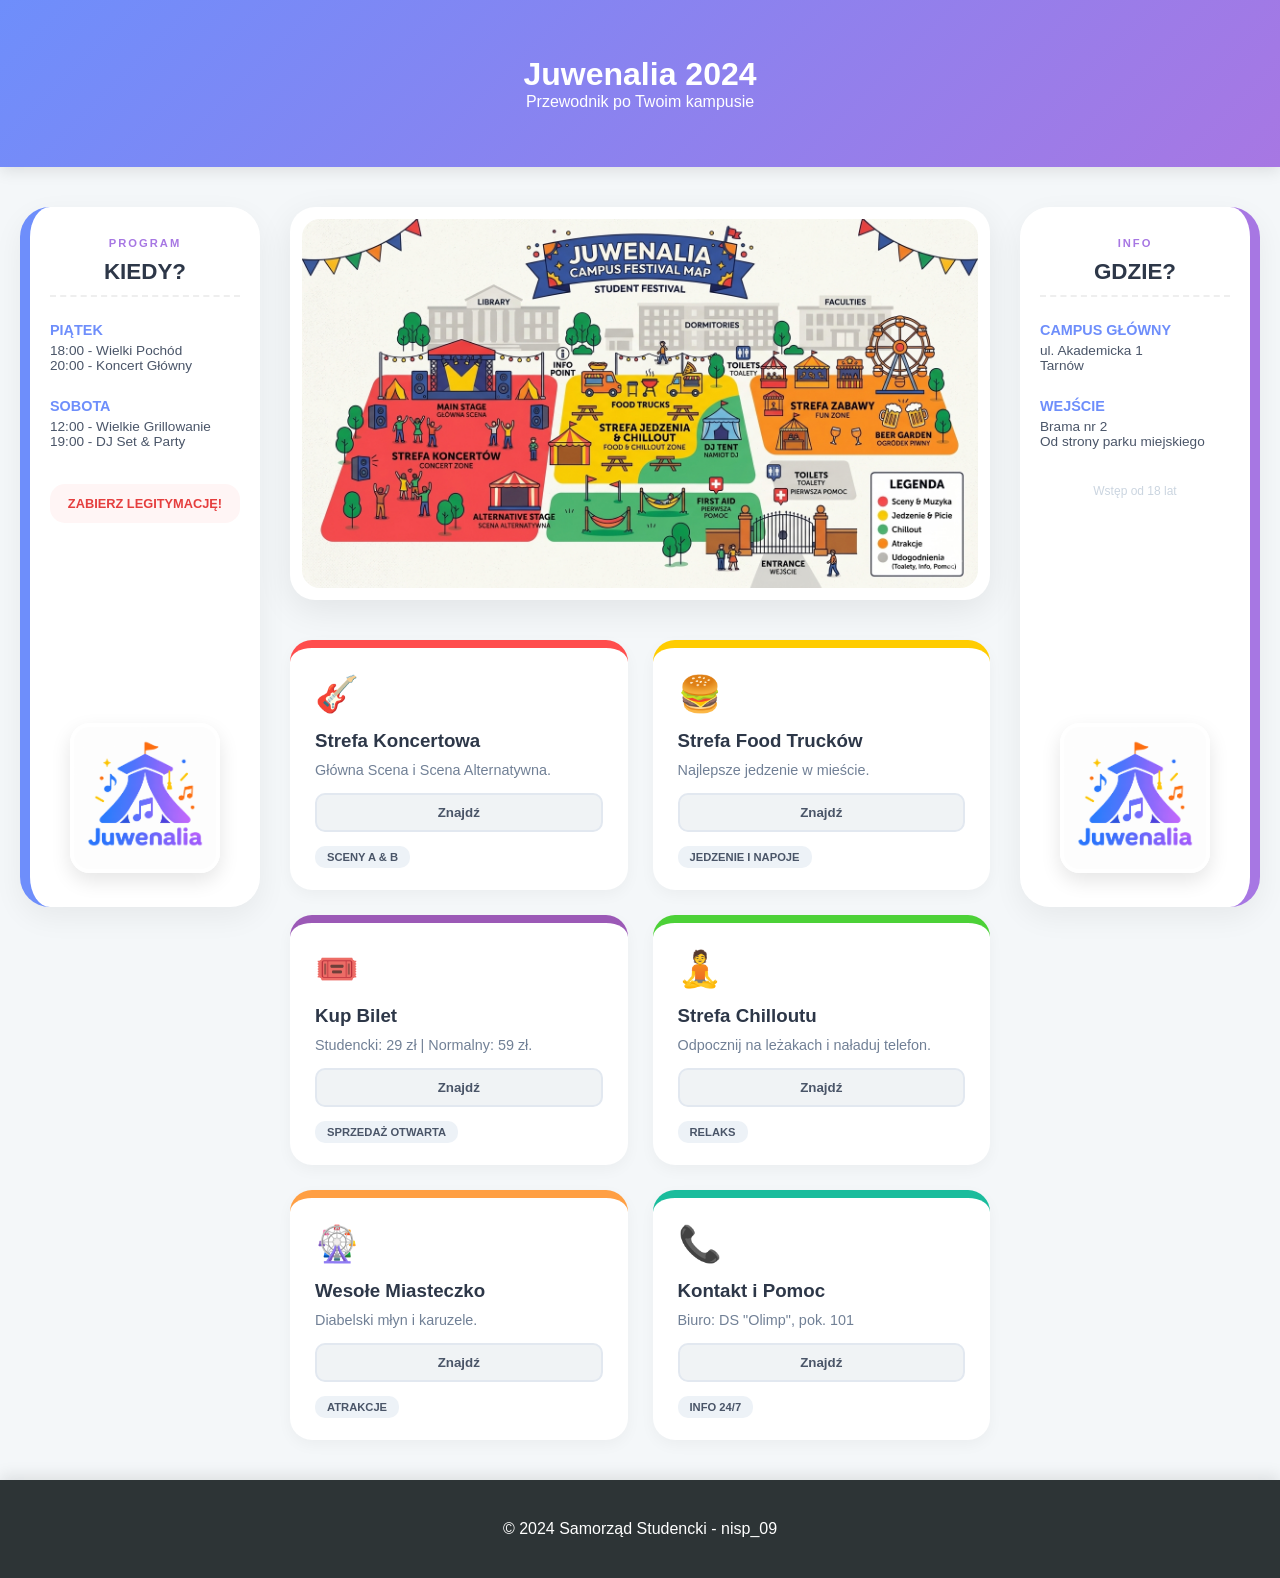
<file: juwenalia.html>
<!DOCTYPE html>
<html lang="pl">
<head>
    <meta charset="UTF-8">
    <meta name="viewport" content="width=device-width, initial-scale=1.0">
    <title>Juwenalia 2024 - Mapa Kampusu</title>
    <link rel="stylesheet" href="style.css">
    <script src="script.js"></script>
</head>
<body>

    <header>
        <h1>Juwenalia 2024</h1>
        <p>Przewodnik po Twoim kampusie</p>
    </header>

    
    <div class="layout-wrapper">
        <!-- Lewy Banner (Broszura Programowa) -->
        <aside class="banner banner-left">
            <div class="banner-content">
                <span class="banner-tag">PROGRAM</span>
                <h2>KIEDY?</h2>
                <div class="event-item">
                    <strong>PIĄTEK</strong>
                    <p>18:00 - Wielki Pochód</p>
                    <p>20:00 - Koncert Główny</p>
                </div>
                <div class="event-item">
                    <strong>SOBOTA</strong>
                    <p>12:00 - Wielkie Grillowanie</p>
                    <p>19:00 - DJ Set & Party</p>
                </div>
                <div class="banner-promo">ZABIERZ LEGITYMACJĘ!</div>
                
                <div class="banner-logo-container">
                    <img src="logo.png" alt="Logo Juwenalia" class="banner-logo">
                </div>
            </div>
        </aside>

        <!-- Środkowa kolumna z mapą i kafelkami -->
        <main class="container">
        <!-- Sekcja mapy z nową nakładką -->
    <section class="map-section">
        <div class="map-container" id="mapContainer">
            <img src="mapa_juwenalia.png" alt="Mapa Kampusu Juwenalia" class="map-img">
            <div class="map-overlay"></div> <!-- Warstwa przyciemniająca -->
            <div class="map-container" id="mapContainer">
                <img src="mapa_juwenalia.png" alt="Mapa Kampusu Juwenalia" class="map-img">
                <div class="map-overlay"></div>
                
                <!-- Niewidzialne strefy klikalne -->
                <div class="map-trigger" data-zone="concerts" style="top: 35%; left: 3%; width: 34%; height: 60%;"></div>
                <div class="map-trigger" data-zone="food" style="top: 40%; left: 37%; width: 26%; height: 30%;"></div>
                <div class="map-trigger" data-zone="chill" style="top: 70%; left: 37%; width: 31%; height: 27%;"></div>
                <div class="map-trigger" data-zone="fun" style="top: 25%; left: 66%; width: 32%; height: 40%;"></div>
                <div class="map-trigger" data-zone="tickets" style="top: 75%; left: 60%; width: 22%; height: 20%;"></div>
            </div>
        </div>
    </section>

    <!-- Sekcja kart (dodane data-zone) -->
    <section class="zones-grid">
        <div class="card card-concerts" data-zone="concerts">
            <div class="card-icon">🎸</div>
            <h3>Strefa Koncertowa</h3>
            <p>Główna Scena i Scena Alternatywna.</p>
            <button class="find-btn">Znajdź</button>
            <span class="tag">Sceny A & B</span>
        </div>

        <div class="card card-food" data-zone="food">
            <div class="card-icon">🍔</div>
            <h3>Strefa Food Trucków</h3>
            <p>Najlepsze jedzenie w mieście.</p>
            <button class="find-btn">Znajdź</button>
            <span class="tag">Jedzenie i Napoje</span>
        </div>

        <div class="card card-tickets" data-zone="tickets">
            <div class="card-icon">🎟️</div>
            <h3>Kup Bilet</h3>
            <p>Studencki: 29 zł | Normalny: 59 zł.</p>
            <button class="find-btn">Znajdź</button>
            <span class="tag">Sprzedaż otwarta</span>
        </div>

        <div class="card card-chill" data-zone="chill">
            <div class="card-icon">🧘</div>
            <h3>Strefa Chilloutu</h3>
            <p>Odpocznij na leżakach i naładuj telefon.</p>
            <button class="find-btn">Znajdź</button>
            <span class="tag">Relaks</span>
        </div>

        <div class="card card-fun" data-zone="fun">
            <div class="card-icon">🎡</div>
            <h3>Wesołe Miasteczko</h3>
            <p>Diabelski młyn i karuzele.</p>
            <button class="find-btn">Znajdź</button>
            <span class="tag">Atrakcje</span>
        </div>

        <div class="card card-contact" data-zone="contact">
            <div class="card-icon">📞</div>
            <h3>Kontakt i Pomoc</h3>
            <p>Biuro: DS "Olimp", pok. 101</p>
            <button class="find-btn">Znajdź</button>
            <span class="tag">Info 24/7</span>
        </div>
    </section>


    </main>

        <!-- Prawy Banner (Broszura Informacyjna) -->
        <aside class="banner banner-right">
            <div class="banner-content">
                <span class="banner-tag">INFO</span>
                <h2>GDZIE?</h2>
                <div class="event-item">
                    <strong>CAMPUS GŁÓWNY</strong>
                    <p>ul. Akademicka 1</p>
                    <p>Tarnów</p>
                </div>
                <div class="event-item">
                    <strong>WEJŚCIE</strong>
                    <p>Brama nr 2</p>
                    <p>Od strony parku miejskiego</p>
                </div>
                <div class="banner-footer">Wstęp od 18 lat</div>

                <div class="banner-logo-container">
                    <img src="logo.png" alt="Logo Juwenalia" class="banner-logo">
                </div>
            </div>
        </aside>
    </div>

    <footer>
        <p>&copy; 2024 Samorząd Studencki - nisp_09</p>
    </footer>

</body>
</html>
</file>
<file: style.css>
/* Główne ustawienia */
* {
    margin: 0;
    padding: 0;
    box-sizing: border-box;
}

/* Upewnij się, że kontener jest bazą dla pozycjonowania */
.map-container {
    position: relative;
    overflow: hidden;
}

.map-trigger {
    position: absolute;
    z-index: 10; /* Musi być wyższy niż map-overlay i map-img */
    cursor: pointer;
    
    /* DEBUG: Odkomentuj poniższą linię, aby zobaczyć czy prostokąty się pojawiają */
    /* background: rgba(255, 0, 0, 0.3); */
}

/* Upewnij się, że overlay nie blokuje kliknięć w triggery pod nim */
.map-overlay {
    z-index: 5;
    pointer-events: none; /* To jest krytyczne! */
}

body {
    font-family: 'Segoe UI', Roboto, sans-serif;
    background-color: #f4f7f9;
    color: #333;
    overflow-x: hidden;
}

/* Header & Footer - Fioletowy Gradient */
header, footer {
    background: linear-gradient(135deg, #6e8efb, #a777e3);
    color: white;
    text-align: center;
    padding: 3.5rem 1rem;
    box-shadow: 0 4px 15px rgba(0,0,0,0.1);
}

footer {
    margin-top: 60px;
    padding: 2.5rem 1rem;
    box-shadow: 0 -4px 15px rgba(0,0,0,0.1);
}

/* Układ trzech kolumn */
.layout-wrapper {
    display: flex;
    justify-content: center;
    gap: 30px;
    max-width: 1700px;
    margin: 40px auto;
    padding: 0 20px;
}

/* Styl Pionowych Broszur */
.banner {
    flex: 0 0 240px;
    background: white;
    border-radius: 30px;
    box-shadow: 0 10px 30px rgba(0,0,0,0.06);
    height: 700px; /* Stała wysokość broszury */
    position: sticky;
    top: 20px;
    display: flex;
    flex-direction: column;
}

.banner-content {
    padding: 30px 20px;
    height: 100%;
    display: flex;
    flex-direction: column;
    text-align: center;
}

.banner-left { border-left: 10px solid #6e8efb; }
.banner-right { border-right: 10px solid #a777e3; }

.banner h2 {
    font-size: 1.4rem;
    margin-bottom: 25px;
    color: #2d3748;
    border-bottom: 2px dashed #eee;
    padding-bottom: 10px;
}

.banner-tag {
    font-size: 0.7rem;
    font-weight: bold;
    letter-spacing: 2px;
    color: #a777e3;
    margin-bottom: 10px;
}

.event-item {
    margin-bottom: 25px;
    text-align: left;
}

.event-item strong {
    color: #6e8efb;
    display: block;
    margin-bottom: 5px;
    font-size: 0.9rem;
}

.event-item p {
    font-size: 0.85rem;
    color: #4a5568;
}

.banner-promo {
    background: #fff5f5;
    color: #e53e3e;
    padding: 12px;
    border-radius: 15px;
    font-weight: bold;
    font-size: 0.8rem;
    margin-top: 10px;
}

.banner-footer {
    margin-top: 10px;
    font-size: 0.75rem;
    color: #cbd5e0;
}

/* Logo na dole broszury */
.banner-logo-container {
    margin-top: auto;
    padding-top: 20px;
}

.banner-logo {
    width: 150px;
    height: 150px;
    object-fit: cover;
    border-radius: 20px;
    border: 4px solid white;
    box-shadow: 0 8px 20px rgba(0,0,0,0.1);
    transition: transform 0.3s ease;
}

.banner-logo:hover {
    transform: scale(1.05);
}

/* Kolumna Środkowa */
.main-content {
    flex: 1;
    max-width: 1000px;
}

/* Sekcja Mapy - 1408x768 */
.map-section {
    background: white;
    padding: 12px;
    border-radius: 25px;
    box-shadow: 0 10px 35px rgba(0,0,0,0.08);
    margin-bottom: 40px;
}

.map-container {
    width: 100%;
    aspect-ratio: 1408 / 768;
    overflow: hidden;
    border-radius: 18px;
    background-color: #eee;
}

.map-img {
    width: 100%;
    height: 100%;
    object-fit: cover;
}

/* Styl dla kontenera mapy */
.map-container {
    position: relative;
    cursor: pointer;
}

/* Nakładka przyciemniająca */
.map-overlay {
    position: absolute;
    top: 0;
    left: 0;
    width: 100%;
    height: 100%;
    background-color: rgba(0, 0, 0, 0.6); /* Przyciemnienie */
    opacity: 0;
    transition: opacity 0.4s ease, clip-path 0.4s ease;
    pointer-events: none; /* Pozwala klikać przez nakładkę */
}

/* Klasa aktywna - pokazuje nakładkę */
.map-container.active-zone .map-overlay {
    opacity: 1;
}

/* Definicje "dziur" w nakładce dla konkretnych stref (wartości procentowe) */
.map-container.zone-concerts .map-overlay {
    clip-path: polygon(0% 0%, 0% 100%, 3% 100%, 3% 38%, 38% 38%, 38% 88%, 3% 88%, 3% 100%, 100% 100%, 100% 0%);
}

.map-container.zone-food .map-overlay {
    clip-path: polygon(0% 0%, 0% 100%, 37% 100%, 37% 40%, 65% 40%, 65% 70%, 37% 70%, 37% 100%, 100% 100%, 100% 0%);
}

.map-container.zone-chill .map-overlay {
    clip-path: polygon(0% 0%, 0% 100%, 42% 100%, 42% 72%, 68% 72%, 68% 95%, 42% 95%, 42% 100%, 100% 100%, 100% 0%);
}

.map-container.zone-fun .map-overlay {
    clip-path: polygon(0% 0%, 0% 100%, 66% 100%, 66% 30%, 98% 30%, 98% 65%, 66% 65%, 66% 100%, 100% 100%, 100% 0%);
}

.map-container.zone-tickets .map-overlay,
.map-container.zone-contact .map-overlay {
    clip-path: polygon(0% 0%, 0% 100%, 65% 100%, 65% 65%, 83% 65%, 83% 85%, 65% 85%, 65% 100%, 100% 100%, 100% 0%);
}

/* Podświetlenie aktywnej karty */
.card.selected {
    transform: translateY(-10px);
    border-top-width: 15px;
    box-shadow: 0 15px 30px rgba(0,0,0,0.15);
}

/* --- KAFELKI --- */
/* Kafelki */
.zones-grid {
    display: grid;
    grid-template-columns: repeat(auto-fit, minmax(300px, 1fr));
    gap: 25px;
}

.card {
    background: white;
    padding: 25px;
    border-radius: 22px;
    border-top: 8px solid #ccc;
    box-shadow: 0 5px 15px rgba(0,0,0,0.04);
    transition: transform 0.3s ease, box-shadow 0.3s ease;
}

.card:hover {
    transform: translateY(-8px);
    box-shadow: 0 15px 30px rgba(0,0,0,0.1);
}

.card-icon { font-size: 2.2rem; margin-bottom: 15px; }
.card h3 { margin-bottom: 10px; color: #2d3748; }
.card p { font-size: 0.9rem; color: #718096; margin-bottom: 15px; }

.tag {
    font-size: 0.7rem;
    font-weight: bold;
    text-transform: uppercase;
    background: #edf2f7;
    padding: 5px 12px;
    border-radius: 10px;
    color: #4a5568;
}

/* Kolory krawędzi kafelków */
.card-concerts { border-top-color: #ff4d4d; }
.card-food { border-top-color: #ffcc00; }
.card-tickets { border-top-color: #9b59b6; }
.card-chill { border-top-color: #4cd137; }
.card-fun { border-top-color: #ff9f43; }
.card-contact { border-top-color: #1abc9c; }

footer {
    text-align: center;
    padding: 30pgit piux;
    background: #2d3436;
    color: white;
    margin-top: 20px;
}

.find-btn {
    display: block;
    width: 100%;
    padding: 10px;
    margin-bottom: 15px;
    background-color: #f0f3f5;
    border: 2px solid #e2e8f0;
    border-radius: 10px;
    color: #4a5568;
    font-weight: 600;
    cursor: pointer;
    transition: all 0.2s ease;
    font-family: inherit;
}

.find-btn:hover {
    background-color: #6e8efb;
    color: white;
    border-color: #6e8efb;
}

/* Styl, gdy karta jest wybrana */
.card.selected .find-btn {
    background-color: #2d3436;
    color: white;
    border-color: #2d3436;
}
/* Responsywność - Ukrywanie boków na mniejszych ekranach */
@media (max-width: 1100px) {
    .banner { display: none; }
    .layout-wrapper { display: block; }
    .main-content { margin: 0 auto; width: 100%; }
}
</file>
